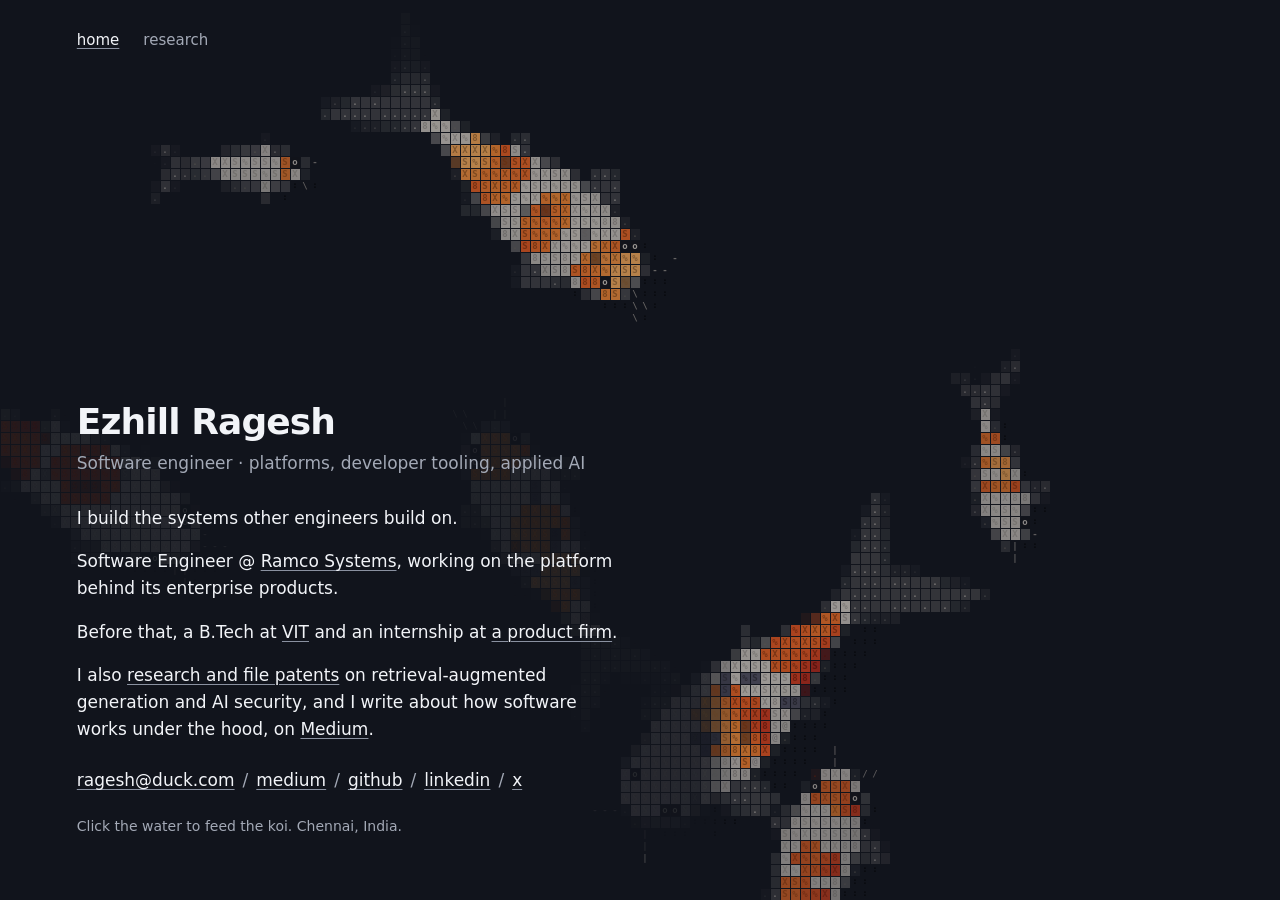
<file: index.html>
<!doctype html>
<html lang="en">
<head>
<meta charset="utf-8">
<meta name="viewport" content="width=device-width, initial-scale=1">
<title>Ezhill Ragesh · Software Engineer</title>
<meta name="description" content="Ezhill Ragesh is a software engineer in Chennai working on platforms, developer tooling and applied AI. Research and patents on retrieval-augmented generation and AI security.">
<meta name="author" content="Ezhill Ragesh">
<meta name="robots" content="index, follow, max-image-preview:large">
<meta name="google-site-verification" content="wXo5DWlMVU26jRo-XgVHMzvPyCOrkd4a-7EMkl_KfjE">
<meta name="color-scheme" content="dark">
<meta name="theme-color" content="#11141c">
<link rel="canonical" href="https://ezhillragesh.github.io/">
<link rel="icon" href="/favicon.svg" type="image/svg+xml">
<link rel="icon" href="/apple-touch-icon.png" type="image/png" sizes="180x180">
<link rel="apple-touch-icon" href="/apple-touch-icon.png">
<link rel="me" href="https://github.com/ezhillragesh">
<link rel="me" href="https://medium.com/@ezhillragesh">
<link rel="me" href="https://x.com/ezhillragesh">
<link rel="me" href="https://linkedin.com/in/ezhillragesh">

<meta property="og:type" content="profile">
<meta property="og:site_name" content="Ezhill Ragesh">
<meta property="og:title" content="Ezhill Ragesh · Software Engineer">
<meta property="og:description" content="Platforms, developer tooling and applied AI. Research and patents on retrieval-augmented generation and AI security.">
<meta property="og:url" content="https://ezhillragesh.github.io/">
<meta property="og:image" content="https://ezhillragesh.github.io/og.png">
<meta property="og:image:width" content="1200">
<meta property="og:image:height" content="630">
<meta property="og:image:alt" content="Ezhill Ragesh, software engineer">
<meta property="og:locale" content="en_IN">
<meta property="profile:first_name" content="Ezhill">
<meta property="profile:last_name" content="Ragesh">
<meta name="twitter:card" content="summary_large_image">
<meta name="twitter:site" content="@ezhillragesh">
<meta name="twitter:creator" content="@ezhillragesh">
<meta name="twitter:title" content="Ezhill Ragesh · Software Engineer">
<meta name="twitter:description" content="Platforms, developer tooling and applied AI. Research and patents on retrieval-augmented generation and AI security.">
<meta name="twitter:image" content="https://ezhillragesh.github.io/og.png">

<script type="application/ld+json">
{
  "@context": "https://schema.org",
  "@type": "ProfilePage",
  "url": "https://ezhillragesh.github.io/",
  "dateModified": "2026-10-26",
  "mainEntity": {
    "@type": "Person",
    "@id": "https://ezhillragesh.github.io/#person",
    "name": "Ezhill Ragesh",
    "alternateName": ["Ezhill Ragesh K T", "Ezhill"],
    "url": "https://ezhillragesh.github.io/",
    "image": "https://ezhillragesh.github.io/og.png",
    "jobTitle": "Software Engineer",
    "worksFor": { "@type": "Organization", "name": "Ramco Systems", "url": "https://www.ramco.com" },
    "alumniOf": { "@type": "CollegeOrUniversity", "name": "Vellore Institute of Technology", "url": "https://vit.ac.in" },
    "address": { "@type": "PostalAddress", "addressLocality": "Chennai", "addressCountry": "IN" },
    "email": "mailto:ragesh@duck.com",
    "knowsAbout": ["Platform engineering", "Developer tooling", "Applied AI", "Retrieval-augmented generation", "AI security", "Knowledge graphs", "Web performance", "Accessibility", "TypeScript", "Python"],
    "sameAs": [
      "https://github.com/ezhillragesh",
      "https://linkedin.com/in/ezhillragesh",
      "https://x.com/ezhillragesh",
      "https://medium.com/@ezhillragesh"
    ]
  }
}
</script>
<link rel="stylesheet" href="/style.css?v=7">
</head>
<body class="home">
<canvas class="sea" aria-hidden="true"></canvas>
<nav class="wrap nav" aria-label="Main" data-koi-avoid>
  <a href="/" aria-current="page">home</a>
  <a href="/research/">research</a>
</nav>
<header class="wrap top" data-koi-avoid>
  <h1>Ezhill Ragesh</h1>
  <p class="lede">Software engineer · platforms, developer tooling, applied AI</p>
</header>

<main class="wrap">
  <section class="intro" aria-label="About" data-koi-avoid>
    <p>I build the systems other engineers build on.</p>
    <p>Software Engineer @ <span class="cite" data-koi-ignore><span class="cite-name" role="button" tabindex="0" aria-expanded="false" aria-controls="card-ramco">Ramco Systems</span><span class="card" id="card-ramco" role="group" aria-label="Ramco Systems"><span class="card-head"><span>Ramco Systems</span><span class="card-date">2025&ndash;Present</span></span><span class="card-role">Software Engineer</span><span class="card-text">The shared platform behind Ramco&rsquo;s enterprise products: build and release tooling, design-token theming, accessibility, and AI-agent workflows that review changes before they ship.</span><a class="card-link" href="https://www.ramco.com" target="_blank" rel="noopener noreferrer">Visit site <span aria-hidden="true">&#8599;</span><span class="sr"> (opens in a new tab)</span></a></span></span>, working on the platform behind its enterprise products.</p>
    <p>Before that, a B.Tech at <span class="cite" data-koi-ignore><span class="cite-name" role="button" tabindex="0" aria-expanded="false" aria-controls="card-vit">VIT</span><span class="card" id="card-vit" role="group" aria-label="Vellore Institute of Technology"><span class="card-head"><span>Vellore Institute of Technology</span><span class="card-date">2021&ndash;2025</span></span><span class="card-role">B.Tech, Computer Science &amp; Business Systems</span><span class="card-text">CGPA 8.43. My patents and research are filed through VIT.</span><a class="card-link" href="https://vit.ac.in" target="_blank" rel="noopener noreferrer">Visit site <span aria-hidden="true">&#8599;</span><span class="sr"> (opens in a new tab)</span></a></span></span> and an internship at <span class="cite" data-koi-ignore><span class="cite-name" role="button" tabindex="0" aria-expanded="false" aria-controls="card-minuscule">a product firm</span><span class="card" id="card-minuscule" role="group" aria-label="Minuscule Technologies"><span class="card-head"><span>Minuscule Technologies</span><span class="card-date">2023</span></span><span class="card-role">Software Developer Intern</span><span class="card-text">A health-analytics dashboard pulling Fitbit and Apple Watch data through Google Fit and HealthKit.</span><a class="card-link" href="https://www.minusculetechnologies.com" target="_blank" rel="noopener noreferrer">Visit site <span aria-hidden="true">&#8599;</span><span class="sr"> (opens in a new tab)</span></a></span></span>.</p>
    <p>I also <a href="/research/">research and file patents</a> on retrieval-augmented generation and AI security, and I write about how software works under the hood, on <a href="https://medium.com/@ezhillragesh" target="_blank" rel="noopener noreferrer">Medium<span class="sr"> (opens in a new tab)</span></a>.</p>
  </section>

  <ul class="socials" role="list" aria-label="Elsewhere" data-koi-avoid>
    <li><a href="mailto:ragesh@duck.com">ragesh@duck.com</a></li>
    <li><a href="https://medium.com/@ezhillragesh" target="_blank" rel="noopener noreferrer">medium<span class="sr"> (opens in a new tab)</span></a></li>
    <li><a href="https://github.com/ezhillragesh" target="_blank" rel="noopener noreferrer">github<span class="sr"> (opens in a new tab)</span></a></li>
    <li><a href="https://linkedin.com/in/ezhillragesh" target="_blank" rel="noopener noreferrer">linkedin<span class="sr"> (opens in a new tab)</span></a></li>
    <li><a href="https://x.com/ezhillragesh" target="_blank" rel="noopener noreferrer">x<span class="sr"> (opens in a new tab)</span></a></li>
  </ul>

</main>

<footer>
  <div class="wrap">
    <p data-koi-avoid>Click the water to feed the koi. Chennai, India.</p>
  </div>
</footer>

<script>
// Tap or click a mention to pin its card; Escape or a tap elsewhere closes it.
(() => {
  const cites = [...document.querySelectorAll('.cite')];
  const close = (c) => { c.classList.remove('open'); c.querySelector('.cite-name').setAttribute('aria-expanded', 'false'); };
  // keep a card on screen: shift it left on narrow windows, and open it below the line near the top
  const place = (c) => {
    const card = c.querySelector('.card');
    card.style.transform = '';
    card.classList.remove('below');
    let r = card.getBoundingClientRect();
    if (!r.width) return;
    if (r.top < 8) { card.classList.add('below'); r = card.getBoundingClientRect(); }
    if (r.right > innerWidth - 12) card.style.transform = `translateX(${innerWidth - 12 - r.right}px)`;
  };
  for (const c of cites) {
    const btn = c.querySelector('.cite-name');
    btn.addEventListener('keydown', (e) => {
      if (e.key === 'Enter' || e.key === ' ') { e.preventDefault(); btn.click(); }
    });
    btn.addEventListener('click', () => {
      const open = !c.classList.contains('open');
      cites.forEach(close);
      c.classList.remove('hush');
      if (open) { c.classList.add('open'); btn.setAttribute('aria-expanded', 'true'); requestAnimationFrame(() => place(c)); }
    });
    c.addEventListener('pointerenter', () => requestAnimationFrame(() => place(c)));
    // keyboard focus opens the card and keeps it open while focus moves on to its link
    c.addEventListener('focusin', (e) => {
      if (e.target.matches(':focus-visible')) c.classList.add('kb');
      requestAnimationFrame(() => place(c));
    });
    c.addEventListener('focusout', (e) => { if (!c.contains(e.relatedTarget)) c.classList.remove('kb', 'hush'); });
    c.addEventListener('pointerleave', () => c.classList.remove('hush'));
  }
  document.addEventListener('click', (e) => { if (!e.target.closest('.cite')) cites.forEach(close); });
  document.addEventListener('keydown', (e) => {
    if (e.key !== 'Escape') return;
    const open = cites.find((c) => c.classList.contains('open') || c.contains(document.activeElement));
    if (open) { close(open); open.classList.add('hush'); open.querySelector('.cite-name').focus(); }
  });
})();
</script>
<script src="/koi.js?v=3" defer></script>
</body>
</html>
</file>
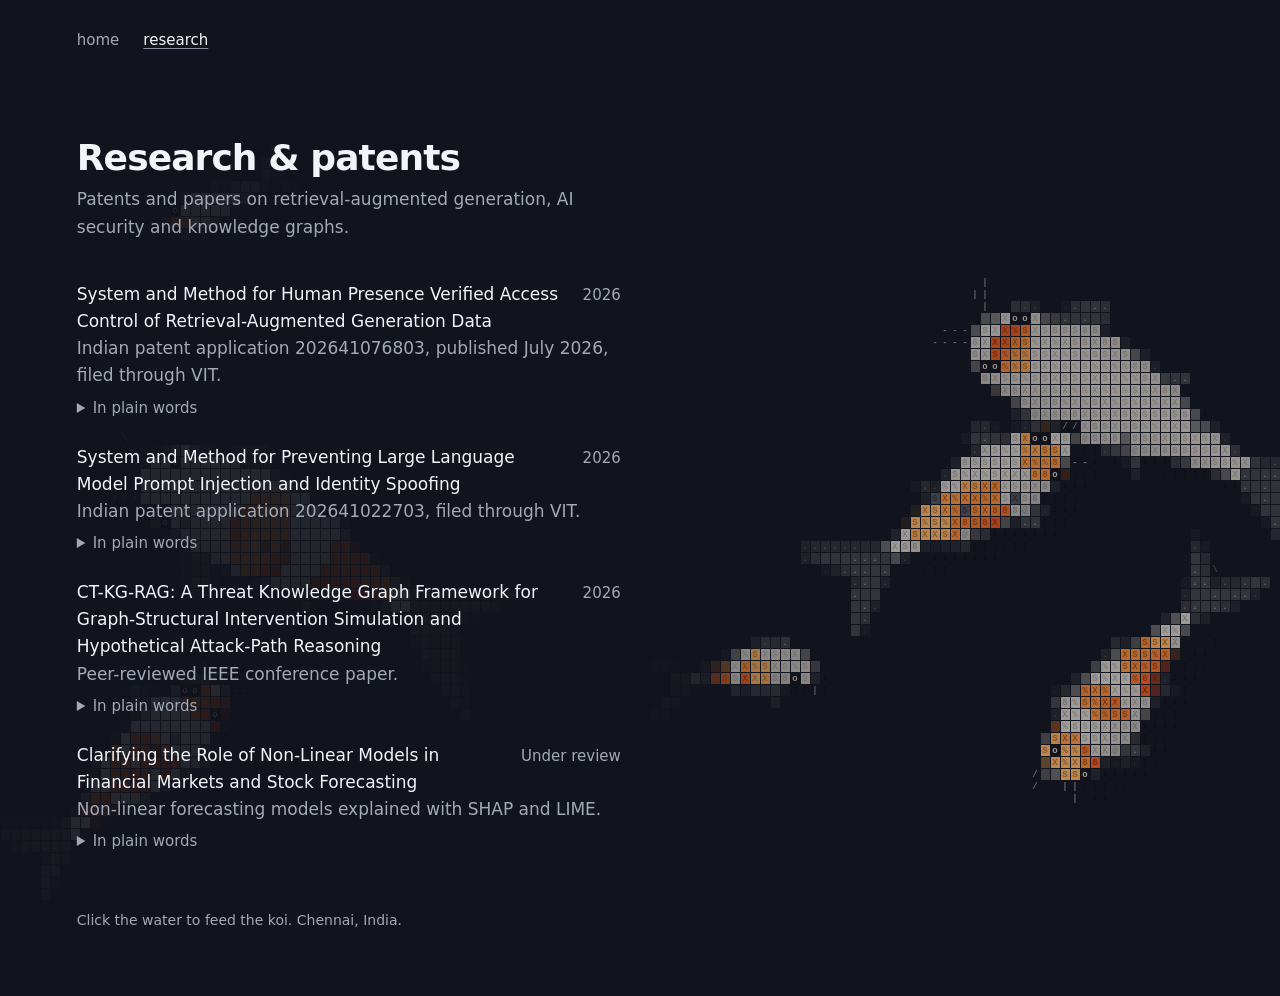
<file: research/index.html>
<!doctype html>
<html lang="en">
<head>
<meta charset="utf-8">
<meta name="viewport" content="width=device-width, initial-scale=1">
<title>Research &amp; patents · Ezhill Ragesh</title>
<meta name="description" content="Patents and papers by Ezhill Ragesh on retrieval-augmented generation, AI security and knowledge graphs, each with a plain-language summary.">
<meta name="author" content="Ezhill Ragesh">
<meta name="robots" content="index, follow, max-image-preview:large">
<meta name="color-scheme" content="dark">
<meta name="theme-color" content="#11141c">
<link rel="canonical" href="https://ezhillragesh.github.io/research/">
<link rel="icon" href="/favicon.svg" type="image/svg+xml">
<link rel="icon" href="/apple-touch-icon.png" type="image/png" sizes="180x180">
<link rel="apple-touch-icon" href="/apple-touch-icon.png">

<meta property="og:type" content="website">
<meta property="og:site_name" content="Ezhill Ragesh">
<meta property="og:title" content="Research &amp; patents · Ezhill Ragesh">
<meta property="og:description" content="Patents and papers by Ezhill Ragesh on retrieval-augmented generation, AI security and knowledge graphs, each with a plain-language summary.">
<meta property="og:url" content="https://ezhillragesh.github.io/research/">
<meta property="og:image" content="https://ezhillragesh.github.io/og.png">
<meta property="og:image:width" content="1200">
<meta property="og:image:height" content="630">
<meta property="og:image:alt" content="Ezhill Ragesh, software engineer">
<meta name="twitter:card" content="summary_large_image">
<meta name="twitter:site" content="@ezhillragesh">
<meta name="twitter:title" content="Research &amp; patents · Ezhill Ragesh">
<meta name="twitter:description" content="Patents and papers by Ezhill Ragesh on retrieval-augmented generation, AI security and knowledge graphs, each with a plain-language summary.">
<meta name="twitter:image" content="https://ezhillragesh.github.io/og.png">

<link rel="stylesheet" href="/style.css?v=7">
</head>
<body>
<canvas class="sea" aria-hidden="true"></canvas>
<nav class="wrap nav" aria-label="Main" data-koi-avoid>
  <a href="/">home</a>
  <a href="/research/" aria-current="page">research</a>
</nav>
<header class="wrap top" data-koi-avoid>
  <h1>Research &amp; patents</h1>
  <p class="lede">Patents and papers on retrieval-augmented generation, AI security and knowledge graphs.</p>
</header>

<main class="wrap">
  <section class="intro" aria-label="Research and patents" data-koi-avoid>
    <ul role="list">
      <li>
        <div class="row"><span>System and Method for Human Presence Verified Access Control of Retrieval-Augmented Generation Data</span><span class="meta">2026</span></div>
        <span class="desc">Indian patent application 202641076803, published July 2026, filed through VIT.</span>
        <details>
          <summary>In plain words<span class="sr">: human-presence patent</span></summary>
          <p>An AI assistant can read private documents only while a real person is proven to be present, so malware on a fully compromised computer can&rsquo;t quietly pull the data out.</p>
        </details>
      </li>
      <li>
        <div class="row"><span>System and Method for Preventing Large Language Model Prompt Injection and Identity Spoofing</span><span class="meta">2026</span></div>
        <span class="desc">Indian patent application 202641022703, filed through VIT.</span>
        <details>
          <summary>In plain words<span class="sr">: prompt-injection patent</span></summary>
          <p>Stops attackers from hiding instructions in what an AI model reads, or posing as someone else, to make the model do things it shouldn&rsquo;t.</p>
        </details>
      </li>
      <li>
        <div class="row"><span>CT-KG-RAG: A Threat Knowledge Graph Framework for Graph-Structural Intervention Simulation and Hypothetical Attack-Path Reasoning</span><span class="meta">2026</span></div>
        <span class="desc">Peer-reviewed IEEE conference paper.</span>
        <details>
          <summary>In plain words<span class="sr">: threat knowledge graph paper</span></summary>
          <p>Maps how cyberattacks connect as a graph, then lets an AI ask &ldquo;what if&rdquo;: which attack paths open or close when one part of a system changes.</p>
        </details>
      </li>
      <li>
        <div class="row"><span>Clarifying the Role of Non-Linear Models in Financial Markets and Stock Forecasting</span><span class="meta">Under review</span></div>
        <span class="desc">Non-linear forecasting models explained with SHAP and LIME.</span>
        <details>
          <summary>In plain words<span class="sr">: stock forecasting paper</span></summary>
          <p>Tests whether complex models really predict Indian stock prices better than simple ones, and shows why they make the predictions they do.</p>
        </details>
      </li>
    </ul>
  </section>
</main>

<footer>
  <div class="wrap">
    <p data-koi-avoid>Click the water to feed the koi. Chennai, India.</p>
  </div>
</footer>

<script src="/koi.js?v=3" defer></script>
</body>
</html>
</file>
<file: style.css>
:root {
  color-scheme: dark;
  --bg: #11141c;
  --text: #f2f4f8;
  --muted: #a3a9b6;
  --underline: #8a91a0;
  --line: #2c3240;
  --card: #181c27;
  --focus: #4da3ff;
}

*, *::before, *::after { box-sizing: border-box; }

html {
  -webkit-text-size-adjust: 100%;
  text-size-adjust: 100%;
}

body {
  margin: 0;
  background: var(--bg);
  color: var(--text);
  font: 400 1.0625rem/1.6 system-ui, -apple-system, "Segoe UI", Roboto, "Helvetica Neue", Arial, sans-serif;
  font-synthesis: none;
  text-rendering: optimizeLegibility;
  -webkit-font-smoothing: antialiased;
}

.sea {
  position: fixed;
  inset: 0;
  z-index: -1;
  width: 100%;
  height: 100%;
  pointer-events: none;
}

/* Content hugs the left edge, leaving open water for the koi on the right. */
.wrap {
  --pad: clamp(1.25rem, 6vw, 5.5rem);
  max-width: calc(34rem + 2 * var(--pad));
  margin: 0;
  padding: 0 var(--pad);
}
.top { padding-top: clamp(2.5rem, 9vh, 6rem); }

/* Site navigation */
.nav {
  display: flex;
  align-items: baseline;
  gap: 1.5rem;
  padding-top: 1.5rem;
  font-size: 0.9375rem;
}
.nav a {
  padding: 0.25rem 0;
  color: var(--muted);
  text-decoration: none;
}
.nav a:hover { color: var(--text); }
.nav a[aria-current="page"] {
  color: var(--text);
  text-decoration: underline;
  text-decoration-color: var(--underline);
}

.sr {
  position: absolute;
  width: 1px;
  height: 1px;
  margin: -1px;
  padding: 0;
  overflow: hidden;
  clip: rect(0 0 0 0);
  white-space: nowrap;
  border: 0;
}

h1 {
  margin: 0;
  font-size: clamp(1.875rem, 6vw, 2.25rem);
  line-height: 1.15;
  font-weight: 600;
  letter-spacing: -0.025em;
}

.lede {
  margin: 0.5rem 0 0;
  color: var(--muted);
}

h2 {
  margin: 3.5rem 0 1rem;
  font-size: 0.8125rem;
  font-weight: 500;
  color: var(--muted);
}

p { margin: 0 0 1rem; }
.intro { margin-top: 2.5rem; }

a {
  color: inherit;
  text-decoration: underline;
  text-decoration-color: var(--underline);
  text-decoration-thickness: 1px;
  text-underline-offset: 0.2em;
}
a:hover { text-decoration-color: currentColor; }
a:focus-visible,
summary:focus-visible {
  outline: 2px solid var(--focus);
  outline-offset: 2px;
  border-radius: 2px;
}

ul, ol {
  list-style: none;
  margin: 0;
  padding: 0;
}
li { margin: 0 0 1.5rem; }
li:last-child { margin-bottom: 0; }

.row {
  display: flex;
  justify-content: space-between;
  align-items: baseline;
  gap: 1rem;
}
.meta {
  flex-shrink: 0;
  color: var(--muted);
  font-size: 0.9375rem;
  font-variant-numeric: tabular-nums;
}
.desc {
  display: block;
  color: var(--muted);
}

/* Inline mentions that open a small card: hover or keyboard focus on a pointer, tap on touch. */
.cite { position: relative; display: inline; }
.cite-name {
  text-decoration: underline;
  text-decoration-color: var(--underline);
  text-decoration-thickness: 1px;
  text-underline-offset: 0.2em;
  cursor: pointer;
}
.cite-name:hover,
.cite-name[aria-expanded="true"] { text-decoration-color: currentColor; }
.cite-name:focus-visible {
  outline: 2px solid var(--focus);
  outline-offset: 2px;
  border-radius: 2px;
}
.card {
  display: none;
  position: absolute;
  z-index: 10;
  left: 0;
  bottom: 100%;
  width: 20rem;
  max-width: calc(100vw - 2.5rem);
  /* a transparent bridge, so the pointer can travel from the name onto the card */
  padding-bottom: 0.625rem;
  font-size: 0.8125rem;
  line-height: 1.45;
  text-align: left;
  white-space: normal;
}
.card > * {
  display: block;
  padding: 0 0.875rem;
  background: var(--card);
  border-inline: 1px solid var(--line);
}
.card-head {
  display: flex;
  justify-content: space-between;
  gap: 1rem;
  padding-top: 0.75rem;
  border-top: 1px solid var(--line);
  border-radius: 8px 8px 0 0;
  color: var(--muted);
}
.card-date { flex-shrink: 0; font-variant-numeric: tabular-nums; }
.card-role { padding-top: 0.375rem; font-size: 0.875rem; color: var(--text); }
.card-text { padding-top: 0.25rem; padding-bottom: 0.625rem; color: var(--muted); }
.card .card-link {
  padding-top: 0.5rem;
  padding-bottom: 0.625rem;
  border-top: 1px solid var(--line);
  border-bottom: 1px solid var(--line);
  border-radius: 0 0 8px 8px;
  color: var(--muted);
  text-decoration: none;
}
.card .card-link:hover { color: var(--text); }
.cite.open > .card,
.cite.kb > .card { display: block; animation: card-in 140ms ease-out; }
@media (hover: hover) and (pointer: fine) {
  .cite:hover > .card { display: block; animation: card-in 140ms ease-out; }
}
/* Escape hides a card until focus or the pointer leaves the mention */
.cite.hush > .card { display: none !important; }
/* not enough room above: open below the line instead */
.card.below { bottom: auto; top: 100%; padding-bottom: 0; padding-top: 0.625rem; }
@keyframes card-in { from { opacity: 0; translate: 0 4px; } }
@media (prefers-reduced-motion: reduce) {
  .card { animation: none !important; }
}
/* On phones the card spans the text column above the paragraph, so it never runs off-screen. */
@media (max-width: 640px) {
  .cite { position: static; }
  .intro p { position: relative; }
  .card { width: auto; right: 0; max-width: none; }
}

details { margin-top: 0.375rem; }
summary {
  width: fit-content;
  color: var(--muted);
  font-size: 0.9375rem;
  cursor: pointer;
}
summary:hover { color: var(--text); }
details p {
  margin: 0.375rem 0 0;
  padding-left: 1rem;
  border-left: 1px solid var(--line);
}

footer .wrap { padding-bottom: 4rem; }
footer p {
  margin: 3.5rem 0 0;
  color: var(--muted);
  font-size: 0.875rem;
}

/* Home fits one screen: open water above, the text anchored to the bottom-left.
   min-height (not a fixed height), so short screens still scroll instead of cutting text off. */
.home {
  display: flex;
  flex-direction: column;
  min-height: 100vh;
  min-height: 100dvh;
}
.home > header { margin-top: auto; padding-top: 3rem; }
.home .intro { margin-top: 1.75rem; }
.home footer .wrap { padding-bottom: clamp(2rem, 7vh, 4.5rem); }
.home footer p { margin-top: 1.25rem; }

/* Contact links on one line: ragesh@duck.com / medium / github / … */
.socials {
  display: flex;
  flex-wrap: wrap;
  gap: 0.25rem 0.5rem;
  margin-top: 1.5rem;
}
.socials li { margin: 0; }
/* the slash ends the item before it, so a wrapped line never starts with one */
.socials li:not(:last-child)::after {
  content: "/";
  content: "/" / "";
  margin-left: 0.5rem;
  color: var(--muted);
}

::selection {
  background: var(--text);
  color: var(--bg);
}
</file>
